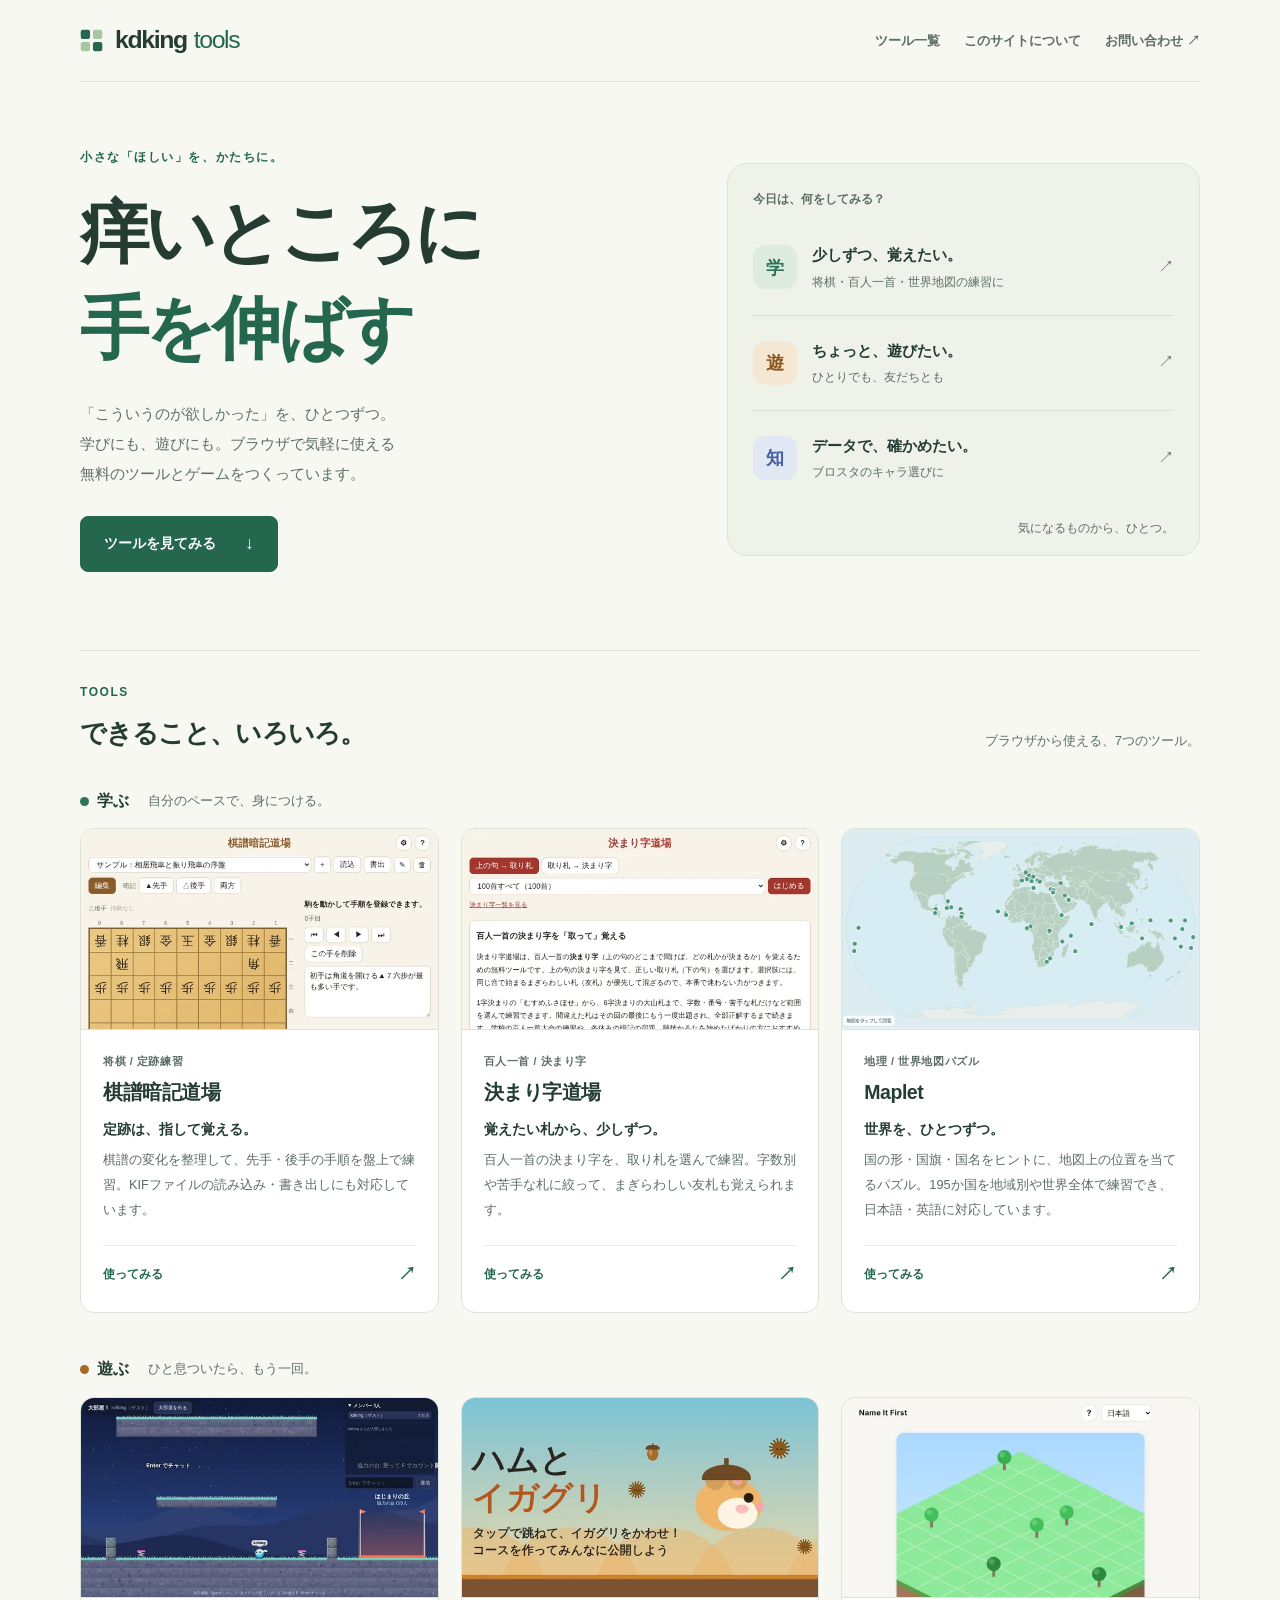
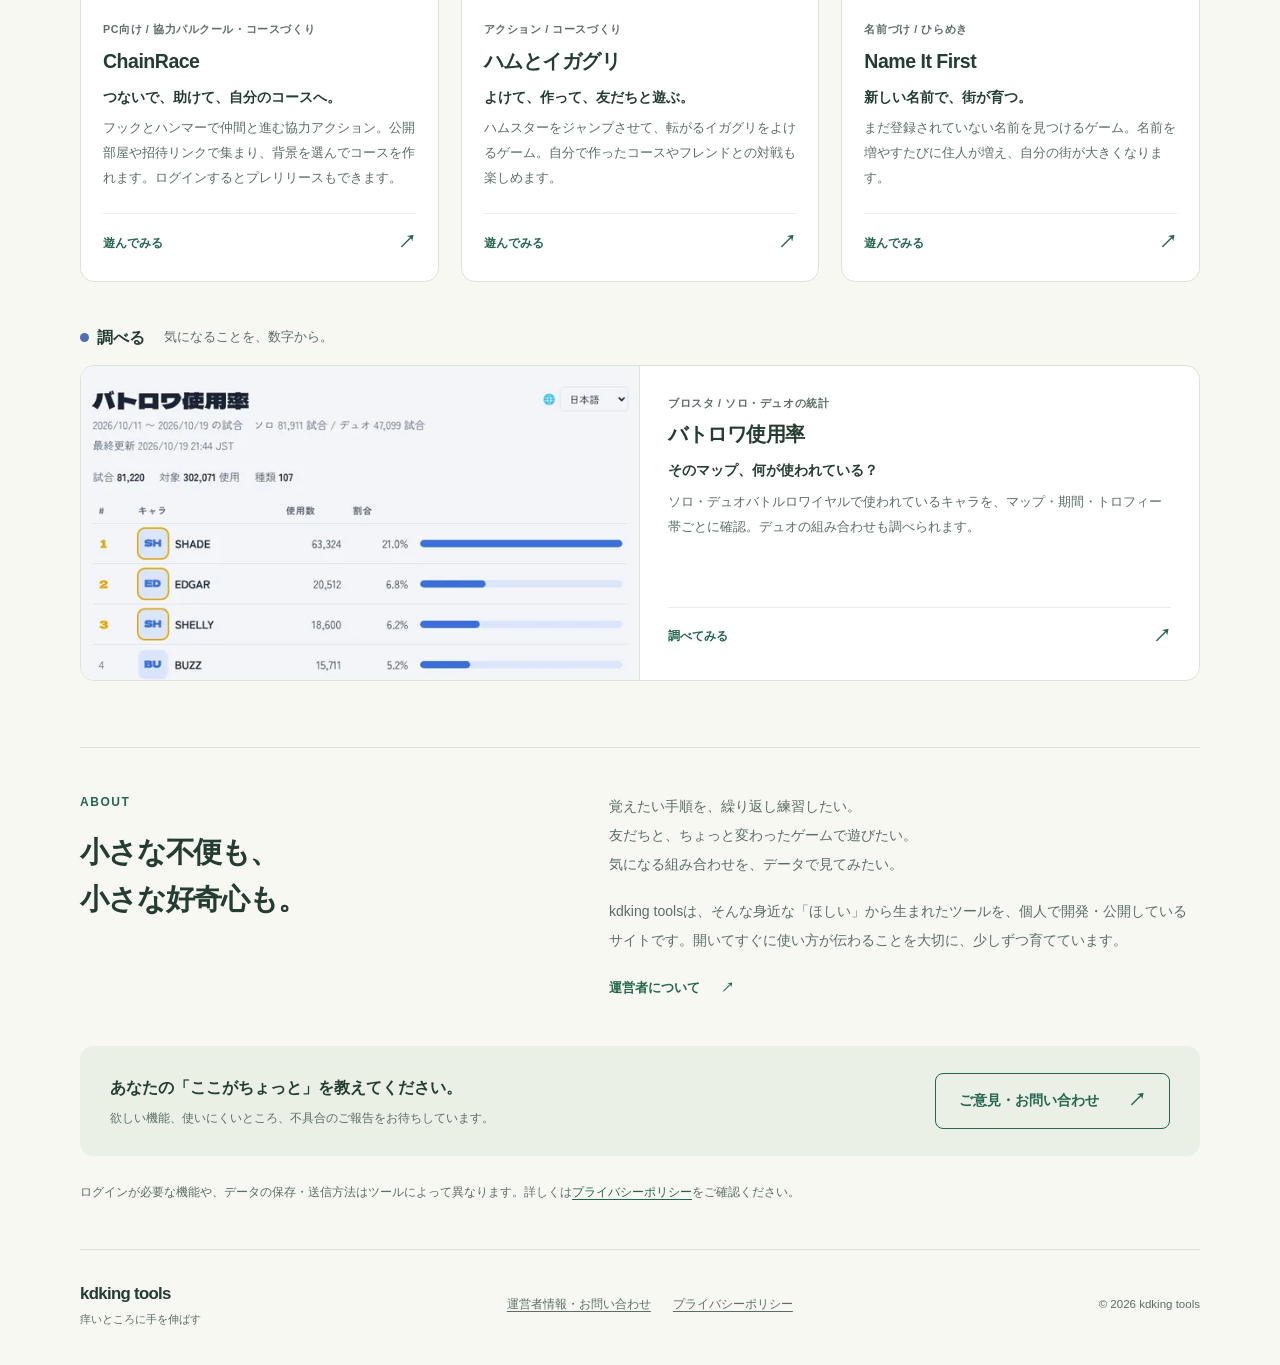
<file: index.html>
<!doctype html>
<html lang="ja">
<head>
<meta charset="utf-8">
<meta name="viewport" content="width=device-width, initial-scale=1">
<meta name="theme-color" content="#f7f8f2">
<title>痒いところに手を伸ばす｜kdking tools</title>
<meta name="description" content="痒いところに手を伸ばす。kdking toolsは、学び・遊び・調べものの小さな「こういうのが欲しかった」を形にする、無料Webツールとブラウザゲームのサイトです。将棋、百人一首、ゲーム、ブロスタの統計など、気になるものから使ってみてください。">
<link rel="canonical" href="https://kdking-tools.com/">
<link rel="icon" href="img/favicon.svg" type="image/svg+xml">
<meta property="og:type" content="website">
<meta property="og:site_name" content="kdking tools">
<meta property="og:locale" content="ja_JP">
<meta property="og:title" content="痒いところに手を伸ばす｜kdking tools">
<meta property="og:description" content="「こういうのが欲しかった」を、ひとつずつ。学びにも、遊びにも。ブラウザで気軽に使える無料のツールとゲームをつくっています。">
<meta property="og:url" content="https://kdking-tools.com/">
<link rel="stylesheet" href="style.css?v=3">
<script async src="https://pagead2.googlesyndication.com/pagead/js/adsbygoogle.js?client=ca-pub-5667454303064752"
     crossorigin="anonymous"></script>
</head>
<body>
<a class="skip-link" href="#main">本文へ移動</a>
<header class="site-header">
  <a class="logo" href="./" aria-label="kdking tools ホーム"><span class="brand-mark" aria-hidden="true"></span>kdking <span class="logo-tools">tools</span></a>
  <nav aria-label="メインナビゲーション">
    <a href="#tools">ツール一覧</a>
    <a href="#about">このサイトについて</a>
    <a href="about.html">お問い合わせ<span aria-hidden="true"> ↗</span></a>
  </nav>
</header>
<main id="main">
  <section class="hero" aria-labelledby="hero-title">
    <div class="hero-copy">
      <p class="eyebrow">小さな「ほしい」を、かたちに。</p>
      <h1 id="hero-title"><span>痒いところに</span><span class="hero-emphasis">手を伸ばす</span></h1>
      <p class="hero-description">「こういうのが欲しかった」を、ひとつずつ。<br>学びにも、遊びにも。ブラウザで気軽に使える<br class="desktop-break">無料のツールとゲームをつくっています。</p>
      <a class="button" href="#tools">ツールを見てみる <span aria-hidden="true">↓</span></a>
    </div>
    <nav class="purpose-nav" aria-label="目的からツールを探す">
      <p class="purpose-title">今日は、何をしてみる？</p>
      <a href="#learn"><span class="purpose-symbol learn-symbol" aria-hidden="true">学</span><span><strong>少しずつ、覚えたい。</strong><small>将棋・百人一首・世界地図の練習に</small></span><span class="purpose-arrow" aria-hidden="true">↗</span></a>
      <a href="#play"><span class="purpose-symbol play-symbol" aria-hidden="true">遊</span><span><strong>ちょっと、遊びたい。</strong><small>ひとりでも、友だちとも</small></span><span class="purpose-arrow" aria-hidden="true">↗</span></a>
      <a href="#explore"><span class="purpose-symbol explore-symbol" aria-hidden="true">知</span><span><strong>データで、確かめたい。</strong><small>ブロスタのキャラ選びに</small></span><span class="purpose-arrow" aria-hidden="true">↗</span></a>
      <p class="purpose-note">気になるものから、ひとつ。</p>
    </nav>
  </section>

  <section class="tool-catalog" id="tools" aria-labelledby="tools-title">
    <div class="section-heading">
      <div><p class="eyebrow">TOOLS</p><h2 id="tools-title">できること、いろいろ。</h2></div>
      <p>ブラウザから使える、7つのツール。</p>
    </div>

    <section class="tool-group" id="learn" aria-labelledby="learn-title">
      <div class="group-heading"><h3 id="learn-title"><span class="category-dot learn-dot" aria-hidden="true"></span>学ぶ</h3><p>自分のペースで、身につける。</p></div>
      <ul class="tools tools-learn">
        <li><a class="tool-card" href="https://kifu.kdking-tools.com/">
          <img src="img/kifu.webp" alt="" width="640" height="360" loading="lazy" decoding="async">
          <div class="tool-body"><p class="tool-kind">将棋 / 定跡練習</p><h4>棋譜暗記道場</h4><p class="tool-catch">定跡は、指して覚える。</p><p class="tool-description">棋譜の変化を整理して、先手・後手の手順を盤上で練習。KIFファイルの読み込み・書き出しにも対応しています。</p><span class="tool-link">使ってみる <span aria-hidden="true">↗</span></span></div>
        </a></li>
        <li><a class="tool-card" href="https://karuta.kdking-tools.com/">
          <img src="img/karuta.webp" alt="" width="640" height="360" loading="lazy" decoding="async">
          <div class="tool-body"><p class="tool-kind">百人一首 / 決まり字</p><h4>決まり字道場</h4><p class="tool-catch">覚えたい札から、少しずつ。</p><p class="tool-description">百人一首の決まり字を、取り札を選んで練習。字数別や苦手な札に絞って、まぎらわしい友札も覚えられます。</p><span class="tool-link">使ってみる <span aria-hidden="true">↗</span></span></div>
        </a></li>
        <li><a class="tool-card" href="https://maplet.kdking-tools.com/">
          <img src="img/maplet.png" alt="" width="960" height="530" loading="lazy" decoding="async">
          <div class="tool-body"><p class="tool-kind">地理 / 世界地図パズル</p><h4 lang="en">Maplet</h4><p class="tool-catch">世界を、ひとつずつ。</p><p class="tool-description">国の形・国旗・国名をヒントに、地図上の位置を当てるパズル。195か国を地域別や世界全体で練習でき、日本語・英語に対応しています。</p><span class="tool-link">使ってみる <span aria-hidden="true">↗</span></span></div>
        </a></li>
      </ul>
    </section>

    <section class="tool-group" id="play" aria-labelledby="play-title">
      <div class="group-heading"><h3 id="play-title"><span class="category-dot play-dot" aria-hidden="true"></span>遊ぶ</h3><p>ひと息ついたら、もう一回。</p></div>
      <ul class="tools tools-play">
        <li><a class="tool-card" href="https://chainrace.kdking-tools.com/">
          <img src="img/chainrace.webp" alt="" width="640" height="360" loading="lazy" decoding="async">
          <div class="tool-body"><p class="tool-kind">PC向け / 協力パルクール・コースづくり</p><h4 lang="en">ChainRace</h4><p class="tool-catch">つないで、助けて、自分のコースへ。</p><p class="tool-description">フックとハンマーで仲間と進む協力アクション。公開部屋や招待リンクで集まり、背景を選んでコースを作れます。ログインするとプレリリースもできます。</p><span class="tool-link">遊んでみる <span aria-hidden="true">↗</span></span></div>
        </a></li>
        <li><a class="tool-card" href="https://hamu.kdking-tools.com/">
          <img src="img/hamu.webp" alt="" width="640" height="360" loading="lazy" decoding="async">
          <div class="tool-body"><p class="tool-kind">アクション / コースづくり</p><h4>ハムとイガグリ</h4><p class="tool-catch">よけて、作って、友だちと遊ぶ。</p><p class="tool-description">ハムスターをジャンプさせて、転がるイガグリをよけるゲーム。自分で作ったコースやフレンドとの対戦も楽しめます。</p><span class="tool-link">遊んでみる <span aria-hidden="true">↗</span></span></div>
        </a></li>
        <li><a class="tool-card" href="https://nameit.kdking-tools.com/">
          <img src="img/nameit.webp" alt="" width="640" height="360" loading="lazy" decoding="async">
          <div class="tool-body"><p class="tool-kind">名前づけ / ひらめき</p><h4 lang="en">Name It First</h4><p class="tool-catch">新しい名前で、街が育つ。</p><p class="tool-description">まだ登録されていない名前を見つけるゲーム。名前を増やすたびに住人が増え、自分の街が大きくなります。</p><span class="tool-link">遊んでみる <span aria-hidden="true">↗</span></span></div>
        </a></li>
      </ul>
    </section>

    <section class="tool-group" id="explore" aria-labelledby="explore-title">
      <div class="group-heading"><h3 id="explore-title"><span class="category-dot explore-dot" aria-hidden="true"></span>調べる</h3><p>気になることを、数字から。</p></div>
      <ul class="tools tools-explore">
        <li><a class="tool-card tool-card-wide" href="https://brawl.kdking-tools.com/">
          <img src="img/brawl.webp" alt="" width="640" height="360" loading="lazy" decoding="async">
          <div class="tool-body"><p class="tool-kind">ブロスタ / ソロ・デュオの統計</p><h4>バトロワ使用率</h4><p class="tool-catch">そのマップ、何が使われている？</p><p class="tool-description">ソロ・デュオバトルロワイヤルで使われているキャラを、マップ・期間・トロフィー帯ごとに確認。デュオの組み合わせも調べられます。</p><span class="tool-link">調べてみる <span aria-hidden="true">↗</span></span></div>
        </a></li>
      </ul>
    </section>
  </section>

  <section class="about-section" id="about" aria-labelledby="about-title">
    <div class="about-intro"><p class="eyebrow">ABOUT</p><h2 id="about-title">小さな不便も、<br>小さな好奇心も。</h2></div>
    <div class="about-copy">
      <p>覚えたい手順を、繰り返し練習したい。<br>友だちと、ちょっと変わったゲームで遊びたい。<br>気になる組み合わせを、データで見てみたい。</p>
      <p>kdking toolsは、そんな身近な「ほしい」から生まれたツールを、個人で開発・公開しているサイトです。開いてすぐに使い方が伝わることを大切に、少しずつ育てています。</p>
      <a class="text-link" href="about.html">運営者について <span aria-hidden="true">↗</span></a>
    </div>
  </section>

  <aside class="feedback" aria-labelledby="feedback-title">
    <div><h2 id="feedback-title">あなたの「ここがちょっと」を教えてください。</h2><p>欲しい機能、使いにくいところ、不具合のご報告をお待ちしています。</p></div>
    <a class="button button-outline" href="about.html#contact">ご意見・お問い合わせ <span aria-hidden="true">↗</span></a>
  </aside>
  <p class="data-note">ログインが必要な機能や、データの保存・送信方法はツールによって異なります。詳しくは<a href="privacy.html">プライバシーポリシー</a>をご確認ください。</p>
</main>
<footer class="site-footer">
  <div><a class="footer-brand" href="./">kdking tools</a><p>痒いところに手を伸ばす</p></div>
  <nav aria-label="フッターナビゲーション"><a href="about.html">運営者情報・お問い合わせ</a><a href="privacy.html">プライバシーポリシー</a></nav>
  <small>© 2026 kdking tools</small>
</footer>
</body>
</html>
</file>
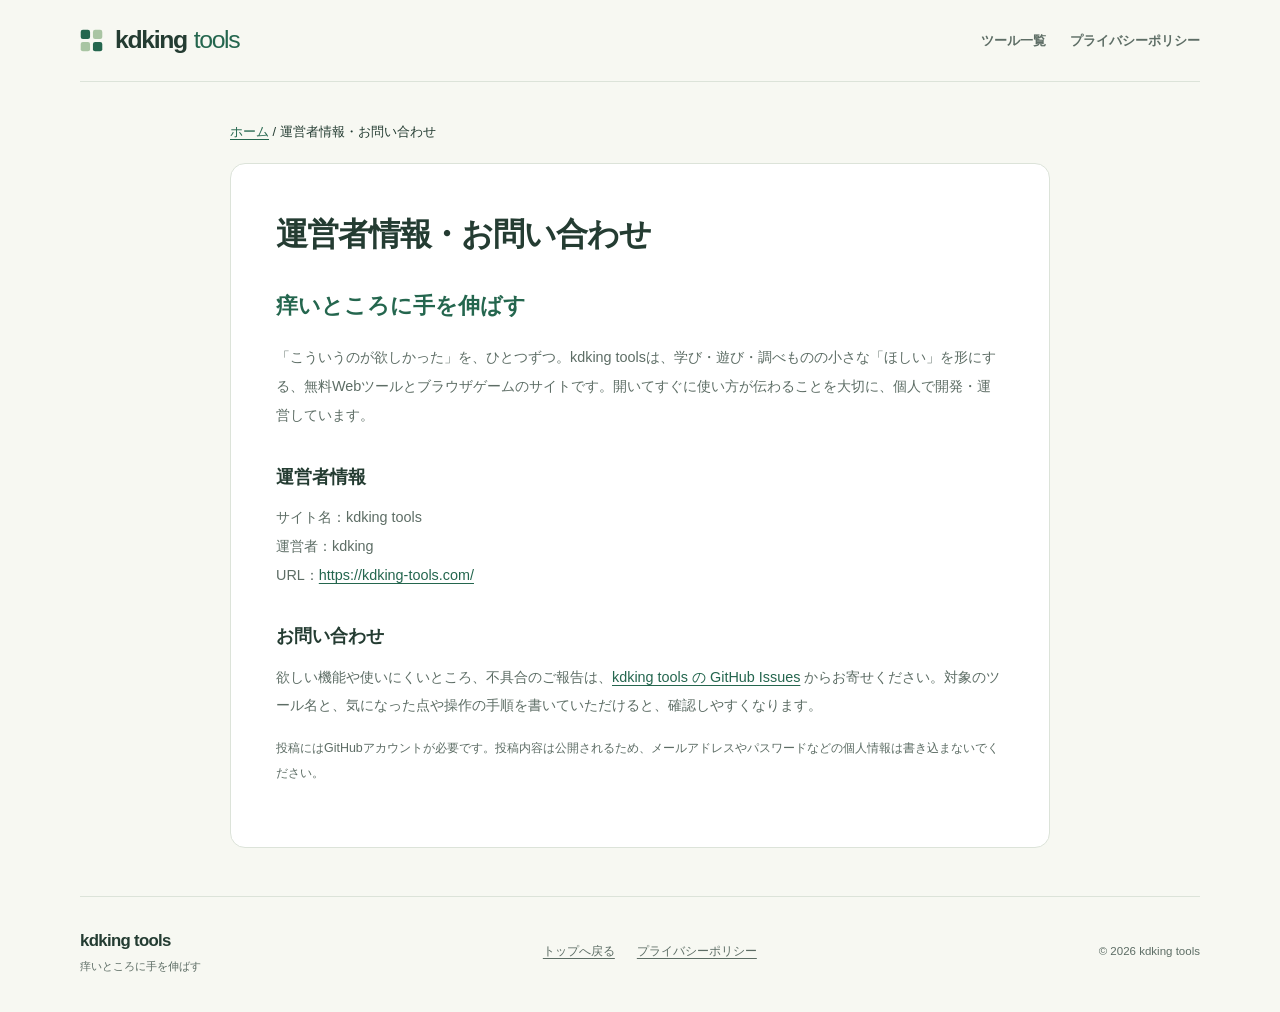
<file: about.html>
<!doctype html>
<html lang="ja">
<head>
<meta charset="utf-8">
<meta name="viewport" content="width=device-width, initial-scale=1">
<title>運営者情報・お問い合わせ｜kdking tools</title>
<meta name="description" content="「痒いところに手を伸ばす」を合言葉に、無料のWebツールとゲームをつくるkdking toolsの運営者情報・お問い合わせ先です。">
<link rel="canonical" href="https://kdking-tools.com/about.html">
<link rel="icon" href="img/favicon.svg" type="image/svg+xml">
<link rel="stylesheet" href="style.css?v=2">
<script async src="https://pagead2.googlesyndication.com/pagead/js/adsbygoogle.js?client=ca-pub-5667454303064752"
     crossorigin="anonymous"></script>
</head>
<body>
<a class="skip-link" href="#main">本文へ移動</a>
<header class="site-header"><a class="logo" href="./" aria-label="kdking tools ホーム"><span class="brand-mark" aria-hidden="true"></span>kdking <span class="logo-tools">tools</span></a><nav aria-label="メインナビゲーション"><a href="./#tools">ツール一覧</a><a href="privacy.html">プライバシーポリシー</a></nav></header>
<main class="document-main" id="main">
<p class="breadcrumb"><a href="./">ホーム</a> / 運営者情報・お問い合わせ</p>
<section class="panel">
<h1>運営者情報・お問い合わせ</h1>
<p class="brand-statement">痒いところに手を伸ばす</p>
<p>「こういうのが欲しかった」を、ひとつずつ。kdking toolsは、学び・遊び・調べものの小さな「ほしい」を形にする、無料Webツールとブラウザゲームのサイトです。開いてすぐに使い方が伝わることを大切に、個人で開発・運営しています。</p>
<h2>運営者情報</h2>
<p>サイト名：kdking tools<br>運営者：kdking<br>URL：<a href="https://kdking-tools.com/">https://kdking-tools.com/</a></p>
<h2 id="contact">お問い合わせ</h2>
<p>欲しい機能や使いにくいところ、不具合のご報告は、<a href="https://github.com/kodaka-yutaro/kdking-tools/issues" rel="noopener">kdking tools の GitHub Issues</a> からお寄せください。対象のツール名と、気になった点や操作の手順を書いていただけると、確認しやすくなります。</p>
<p class="contact-note">投稿にはGitHubアカウントが必要です。投稿内容は公開されるため、メールアドレスやパスワードなどの個人情報は書き込まないでください。</p>
</section>
</main>
<footer class="site-footer"><div><a class="footer-brand" href="./">kdking tools</a><p>痒いところに手を伸ばす</p></div><nav aria-label="フッターナビゲーション"><a href="./">トップへ戻る</a><a href="privacy.html">プライバシーポリシー</a></nav><small>© 2026 kdking tools</small></footer>
</body>
</html>
</file>
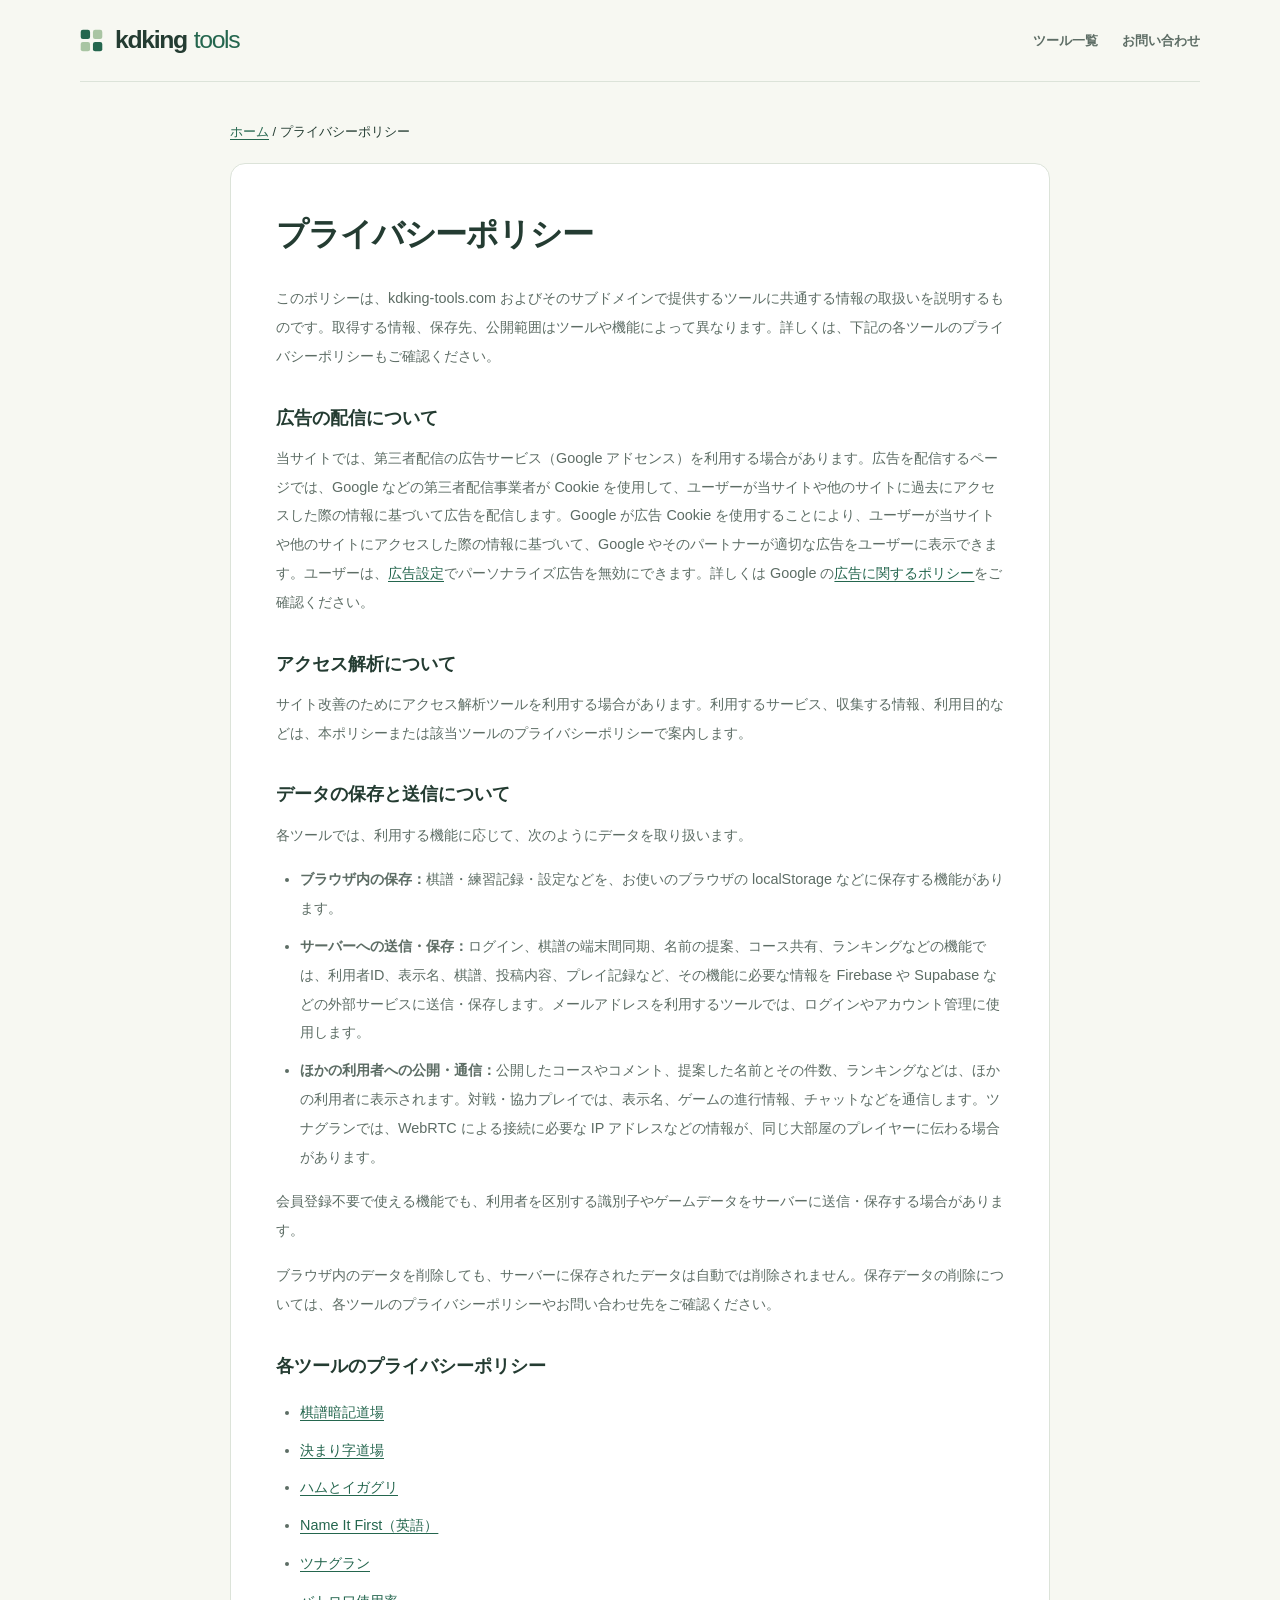
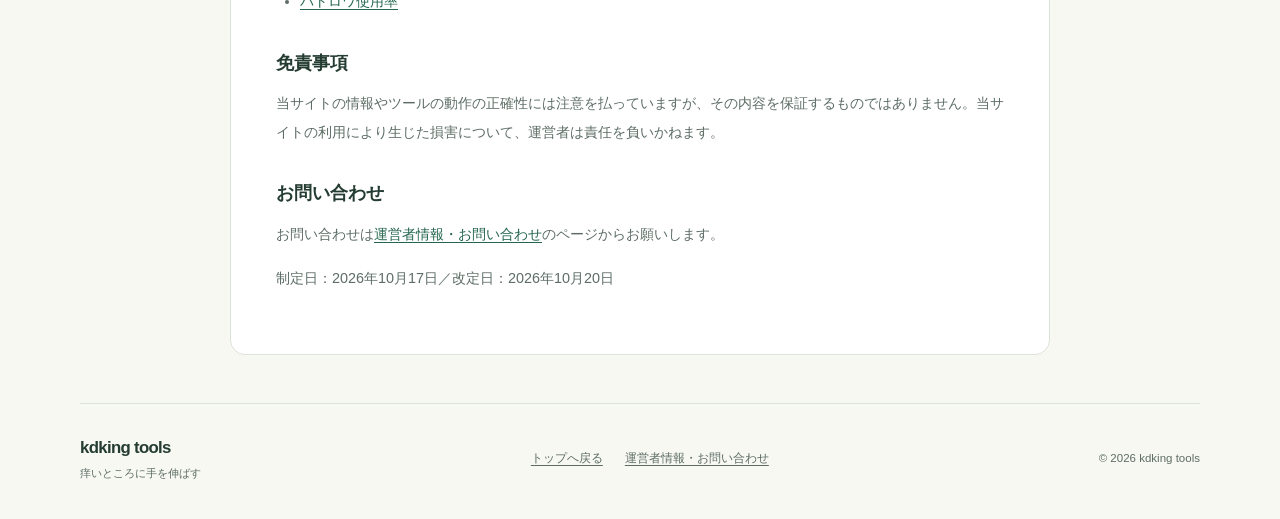
<file: privacy.html>
<!doctype html>
<html lang="ja">
<head>
<meta charset="utf-8">
<meta name="viewport" content="width=device-width, initial-scale=1">
<title>プライバシーポリシー｜kdking tools</title>
<link rel="canonical" href="https://kdking-tools.com/privacy.html">
<link rel="icon" href="img/favicon.svg" type="image/svg+xml">
<link rel="stylesheet" href="style.css?v=2">
<script async src="https://pagead2.googlesyndication.com/pagead/js/adsbygoogle.js?client=ca-pub-5667454303064752"
     crossorigin="anonymous"></script>
</head>
<body>
<a class="skip-link" href="#main">本文へ移動</a>
<header class="site-header"><a class="logo" href="./" aria-label="kdking tools ホーム"><span class="brand-mark" aria-hidden="true"></span>kdking <span class="logo-tools">tools</span></a><nav aria-label="メインナビゲーション"><a href="./#tools">ツール一覧</a><a href="about.html">お問い合わせ</a></nav></header>
<main class="document-main" id="main">
<p class="breadcrumb"><a href="./">ホーム</a> / プライバシーポリシー</p>
<section class="panel">
<h1>プライバシーポリシー</h1>
<p>このポリシーは、kdking-tools.com およびそのサブドメインで提供するツールに共通する情報の取扱いを説明するものです。取得する情報、保存先、公開範囲はツールや機能によって異なります。詳しくは、下記の各ツールのプライバシーポリシーもご確認ください。</p>
<h2>広告の配信について</h2>
<p>当サイトでは、第三者配信の広告サービス（Google アドセンス）を利用する場合があります。広告を配信するページでは、Google などの第三者配信事業者が Cookie を使用して、ユーザーが当サイトや他のサイトに過去にアクセスした際の情報に基づいて広告を配信します。Google が広告 Cookie を使用することにより、ユーザーが当サイトや他のサイトにアクセスした際の情報に基づいて、Google やそのパートナーが適切な広告をユーザーに表示できます。ユーザーは、<a href="https://www.google.com/settings/ads" rel="noopener">広告設定</a>でパーソナライズ広告を無効にできます。詳しくは Google の<a href="https://policies.google.com/technologies/ads?hl=ja" rel="noopener">広告に関するポリシー</a>をご確認ください。</p>
<h2>アクセス解析について</h2>
<p>サイト改善のためにアクセス解析ツールを利用する場合があります。利用するサービス、収集する情報、利用目的などは、本ポリシーまたは該当ツールのプライバシーポリシーで案内します。</p>
<h2>データの保存と送信について</h2>
<p>各ツールでは、利用する機能に応じて、次のようにデータを取り扱います。</p>
<ul>
  <li><strong>ブラウザ内の保存：</strong>棋譜・練習記録・設定などを、お使いのブラウザの localStorage などに保存する機能があります。</li>
  <li><strong>サーバーへの送信・保存：</strong>ログイン、棋譜の端末間同期、名前の提案、コース共有、ランキングなどの機能では、利用者ID、表示名、棋譜、投稿内容、プレイ記録など、その機能に必要な情報を Firebase や Supabase などの外部サービスに送信・保存します。メールアドレスを利用するツールでは、ログインやアカウント管理に使用します。</li>
  <li><strong>ほかの利用者への公開・通信：</strong>公開したコースやコメント、提案した名前とその件数、ランキングなどは、ほかの利用者に表示されます。対戦・協力プレイでは、表示名、ゲームの進行情報、チャットなどを通信します。ツナグランでは、WebRTC による接続に必要な IP アドレスなどの情報が、同じ大部屋のプレイヤーに伝わる場合があります。</li>
</ul>
<p>会員登録不要で使える機能でも、利用者を区別する識別子やゲームデータをサーバーに送信・保存する場合があります。</p>
<p>ブラウザ内のデータを削除しても、サーバーに保存されたデータは自動では削除されません。保存データの削除については、各ツールのプライバシーポリシーやお問い合わせ先をご確認ください。</p>
<h2>各ツールのプライバシーポリシー</h2>
<ul>
  <li><a href="https://kifu.kdking-tools.com/privacy.html">棋譜暗記道場</a></li>
  <li><a href="https://karuta.kdking-tools.com/privacy.html">決まり字道場</a></li>
  <li><a href="https://hamu.kdking-tools.com/privacy.html">ハムとイガグリ</a></li>
  <li><a href="https://nameit.kdking-tools.com/privacy.html">Name It First（英語）</a></li>
  <li><a href="https://chainrace.kdking-tools.com/privacy.html">ツナグラン</a></li>
  <li><a href="https://brawl.kdking-tools.com/privacy.html">バトロワ使用率</a></li>
</ul>
<h2>免責事項</h2>
<p>当サイトの情報やツールの動作の正確性には注意を払っていますが、その内容を保証するものではありません。当サイトの利用により生じた損害について、運営者は責任を負いかねます。</p>
<h2>お問い合わせ</h2>
<p>お問い合わせは<a href="about.html">運営者情報・お問い合わせ</a>のページからお願いします。</p>
<p>制定日：2026年10月17日／改定日：2026年10月20日</p>
</section>
</main>
<footer class="site-footer"><div><a class="footer-brand" href="./">kdking tools</a><p>痒いところに手を伸ばす</p></div><nav aria-label="フッターナビゲーション"><a href="./">トップへ戻る</a><a href="about.html">運営者情報・お問い合わせ</a></nav><small>© 2026 kdking tools</small></footer>
</body>
</html>
</file>
<file: style.css>
:root {
  color-scheme: light;
  --bg: #f7f8f2;
  --panel: #ffffff;
  --text: #243c32;
  --muted: #5d6d65;
  --accent: #24664e;
  --link: #24664e;
  --border: #dce3d9;
  --learn: #317357;
  --play: #a86b25;
  --explore: #506cb2;
}

* { box-sizing: border-box; }
html { background: var(--bg); scroll-behavior: smooth; scroll-padding-top: 28px; }
body { margin: 0; color: var(--text); font-family: -apple-system, BlinkMacSystemFont, "Hiragino Kaku Gothic ProN", "Hiragino Sans", "Yu Gothic", Meiryo, sans-serif; line-height: 1.8; -webkit-text-size-adjust: 100%; }
a { color: var(--link); text-underline-offset: .22em; }
a:hover { text-decoration-thickness: 2px; }
a:focus-visible { outline: 3px solid var(--accent); outline-offset: 5px; border-radius: 3px; }
img { max-width: 100%; }
header, main, .site-footer { width: min(1120px, calc(100% - 64px)); margin-inline: auto; }
.skip-link { position: absolute; left: 16px; top: 12px; z-index: 10; padding: 10px 16px; background: var(--text); color: white; transform: translateY(-180%); }
.skip-link:focus { transform: translateY(0); }

.site-header { display: flex; justify-content: space-between; align-items: center; gap: 24px; padding-block: 25px; border-bottom: 1px solid var(--border); }
.logo { display: inline-flex; align-items: center; gap: 7px; color: var(--text); font-size: 1.55rem; font-weight: 800; letter-spacing: -.055em; line-height: 1.25; text-decoration: none; white-space: nowrap; }
.logo-tools { color: var(--accent); font-weight: 500; }
.brand-mark { width: 23px; height: 23px; margin-right: 5px; flex: 0 0 23px; background: url("img/favicon.svg") center / contain no-repeat; }
.site-header nav { display: flex; flex-wrap: wrap; gap: 24px; }
.site-header nav a { color: var(--muted); font-size: .82rem; font-weight: 600; text-decoration: none; }
.site-header nav a:hover { color: var(--accent); text-decoration: underline; }

.hero { display: grid; grid-template-columns: 1.25fr 1fr; align-items: center; gap: 56px; padding-block: 65px 78px; }
.eyebrow { margin: 0 0 15px; color: var(--accent); font-size: .75rem; font-weight: 700; letter-spacing: .13em; }
.hero h1 { margin: 0; font-size: clamp(2.75rem, 5.4vw, 4.5rem); font-weight: 800; letter-spacing: -.055em; line-height: 1.4; }
.hero h1 > span { display: block; white-space: nowrap; }
.hero-emphasis { color: var(--accent); }
.hero-description { margin: 23px 0 27px; color: var(--muted); font-size: .93rem; line-height: 2; }
.button { display: inline-flex; justify-content: center; align-items: center; gap: 29px; min-height: 49px; padding: 11px 23px; border: 1px solid var(--accent); border-radius: 8px; background: var(--accent); color: #fff; font-size: .85rem; font-weight: 700; text-decoration: none; transition: background .18s, transform .18s; }
.button:hover { background: #194f3c; transform: translateY(-2px); }
.button > span { font-size: 1.1rem; }
.purpose-nav { padding: 24px 25px 17px; border: 1px solid var(--border); border-radius: 20px; background: #eef2e9; }
.purpose-title { margin: 0 0 10px; color: var(--muted); font-size: .78rem; font-weight: 600; }
.purpose-nav > a { display: flex; align-items: center; gap: 15px; padding: 21px 0; border-bottom: 1px solid #d8e0d2; color: var(--text); text-decoration: none; }
.purpose-nav > a:last-of-type { border-bottom: 0; }
.purpose-nav > a:hover strong { color: var(--accent); text-decoration: underline; text-underline-offset: .3em; }
.purpose-symbol { display: grid; place-items: center; flex: 0 0 44px; width: 44px; height: 44px; border-radius: 12px; font-size: 1.15rem; font-weight: 700; }
.learn-symbol { background: #deebdf; color: var(--learn); }
.play-symbol { background: #f4e8d4; color: #8b571d; }
.explore-symbol { background: #e2e8f3; color: #4660a0; }
.purpose-nav strong { display: block; font-size: .95rem; font-weight: 700; }
.purpose-nav small { display: block; margin-top: 3px; color: var(--muted); font-size: .76rem; }
.purpose-arrow { margin-left: auto; color: var(--muted); }
.purpose-note { margin: 12px 0 0; color: var(--muted); font-size: .73rem; text-align: right; }

.tool-catalog { padding-top: 31px; border-top: 1px solid var(--border); }
.section-heading { display: flex; align-items: end; justify-content: space-between; flex-wrap: wrap; gap: 12px 24px; margin-bottom: 30px; }
.section-heading .eyebrow { margin-bottom: 6px; }
.section-heading h2 { margin: 0; font-size: 1.65rem; letter-spacing: -.035em; }
.section-heading > p { margin: 0 0 5px; color: var(--muted); font-size: .82rem; }
.tool-group { margin-bottom: 42px; }
.group-heading { display: flex; align-items: center; gap: 19px; margin-bottom: 13px; }
.group-heading h3 { display: flex; align-items: center; gap: 8px; margin: 0; font-size: .98rem; }
.group-heading p { margin: 0; color: var(--muted); font-size: .79rem; }
.category-dot { width: 9px; height: 9px; border-radius: 50%; }
.learn-dot { background: var(--learn); }
.play-dot { background: var(--play); }
.explore-dot { background: var(--explore); }
.tools { display: grid; gap: 22px; margin: 0; padding: 0; list-style: none; }
.tools-learn { grid-template-columns: repeat(3, minmax(0, 1fr)); }
.tools-play { grid-template-columns: repeat(3, minmax(0, 1fr)); }
.tools li { min-width: 0; }
.tool-card { display: flex; flex-direction: column; height: 100%; overflow: hidden; border: 1px solid var(--border); border-radius: 14px; background: var(--panel); color: var(--text); text-decoration: none; transition: border-color .2s, box-shadow .2s, transform .2s; }
.tool-card:hover { border-color: #9aafa0; box-shadow: 0 8px 25px #243c320a; transform: translateY(-3px); }
.tool-card:focus-visible { outline-offset: 4px; border-radius: 14px; }
.tool-card img { display: block; width: 100%; height: auto; aspect-ratio: 16 / 9; object-fit: cover; background: #e9eee5; border-bottom: 1px solid var(--border); }
.tool-body { display: flex; flex: 1; flex-direction: column; align-items: flex-start; padding: 22px; }
.tool-kind { margin: 0 0 7px; color: var(--muted); font-size: .67rem; font-weight: 600; letter-spacing: .055em; }
.tool-card h4 { margin: 0; font-size: 1.22rem; line-height: 1.5; letter-spacing: -.025em; }
.tool-catch { margin: 9px 0 6px; font-size: .88rem; font-weight: 700; }
.tool-description { margin: 0 0 22px; color: var(--muted); font-size: .8rem; line-height: 1.95; }
.tool-link { display: flex; justify-content: space-between; align-items: center; width: 100%; margin-top: auto; padding-top: 13px; border-top: 1px solid #e9ede5; color: var(--accent); font-size: .77rem; font-weight: 700; }
.tool-link > span { font-size: 1.1rem; }
.tool-card-wide { display: grid; grid-template-columns: 1fr 1fr; align-items: stretch; }
.tool-card-wide img { align-self: center; border-bottom: 0; border-right: 1px solid var(--border); }
.tool-card-wide .tool-body { padding: 28px; }

.about-section { display: grid; grid-template-columns: 1fr 1.25fr; gap: 56px; margin-top: 66px; padding-block: 44px; border-top: 1px solid var(--border); }
.about-intro h2 { margin: 0; font-size: 1.8rem; line-height: 1.65; letter-spacing: -.04em; }
.about-copy { color: var(--muted); font-size: .88rem; line-height: 2.05; }
.about-copy p { margin: 0 0 18px; }
.text-link { font-size: .82rem; font-weight: 700; text-decoration: none; }
.text-link:hover { text-decoration: underline; }
.text-link span { margin-left: 17px; }
.feedback { display: flex; justify-content: space-between; align-items: center; gap: 24px; padding: 27px 30px; border-radius: 13px; background: #eaf0e5; }
.feedback h2 { margin: 0 0 5px; font-size: 1.02rem; }
.feedback p { margin: 0; color: var(--muted); font-size: .78rem; }
.button-outline { flex-shrink: 0; background: transparent; color: var(--accent); }
.button-outline:hover { background: var(--accent); color: white; }
.data-note { max-width: 800px; margin: 25px 0 45px; color: var(--muted); font-size: .73rem; line-height: 1.9; }

.site-footer { display: flex; align-items: center; justify-content: space-between; flex-wrap: wrap; gap: 22px 32px; padding-block: 29px 35px; border-top: 1px solid var(--border); }
.footer-brand { color: var(--text); font-size: 1.05rem; font-weight: 800; letter-spacing: -.04em; text-decoration: none; }
.site-footer p { margin: 1px 0 0; color: var(--muted); font-size: .69rem; }
.site-footer nav { display: flex; flex-wrap: wrap; gap: 13px 22px; }
.site-footer nav a, .site-footer small { color: var(--muted); font-size: .72rem; }

.document-main { max-width: 820px; padding-block: 38px 48px; }
.breadcrumb { margin: 0 0 20px; font-size: .8rem; }
.panel { padding: clamp(24px, 4vw, 45px); border: 1px solid var(--border); border-radius: 15px; background: var(--panel); overflow-wrap: anywhere; }
.panel h1 { margin: 0 0 24px; font-size: clamp(1.45rem, 3vw, 2rem); letter-spacing: -.035em; line-height: 1.6; }
.panel h2 { margin: 30px 0 10px; font-size: 1.15rem; }
.panel h3 { margin: 25px 0 8px; font-size: 1rem; }
.panel p, .panel li { color: var(--muted); font-size: .9rem; line-height: 2; }
.panel p { margin: 0 0 16px; }
.panel ul { padding-left: 1.5em; }
.panel li + li { margin-top: 9px; }
.panel .brand-statement { color: var(--accent); font-size: 1.35rem; font-weight: 700; }
.panel .contact-note { font-size: .78rem; }

@media (max-width: 960px) {
  .hero { gap: 30px; }
  .hero h1 { font-size: clamp(2.5rem, 5.4vw, 3.65rem); }
  .purpose-nav { padding-inline: 20px; }
  .purpose-nav > a { gap: 10px; }
  .purpose-symbol { flex-basis: 37px; width: 37px; height: 39px; }
  .purpose-nav strong { font-size: .85rem; }
  .purpose-nav small { font-size: .7rem; }
  .tools { gap: 17px; }
  .tool-body { padding: 19px; }
  .tools-learn, .tools-play { grid-template-columns: repeat(2, minmax(0, 1fr)); }
  .feedback { align-items: flex-start; flex-direction: column; gap: 17px; }
}

@media (max-width: 700px) {
  header, main, .site-footer { width: calc(100% - 40px); }
  .site-header { flex-wrap: wrap; gap: 17px; padding-block: 21px 18px; }
  .logo { font-size: 1.4rem; }
  .site-header nav { gap: 19px; }
  .site-header nav a { font-size: .73rem; }
  .hero { grid-template-columns: 1fr; gap: 32px; padding-block: 38px 45px; }
  .hero h1 { font-size: clamp(2.3rem, 10vw, 3.9rem); }
  .hero-description { font-size: .85rem; }
  .purpose-nav { padding: 18px 20px 15px; }
  .purpose-nav > a { padding-block: 15px; gap: 15px; }
  .purpose-nav strong { font-size: .92rem; }
  .purpose-nav small { font-size: .76rem; }
  .purpose-symbol { flex-basis: 42px; width: 42px; height: 42px; }
  .purpose-note { margin-top: 6px; }
  .section-heading { margin-bottom: 24px; }
  .section-heading h2 { font-size: 1.4rem; }
  .tool-group { margin-bottom: 32px; }
  .tools-learn, .tools-play { grid-template-columns: 1fr; }
  .tool-card-wide { display: flex; }
  .tool-card-wide img { border-right: 0; border-bottom: 1px solid var(--border); }
  .tool-body, .tool-card-wide .tool-body { padding: 21px; }
  .tool-description { font-size: .84rem; }
  .about-section { grid-template-columns: 1fr; gap: 22px; margin-top: 43px; padding-block: 32px; }
  .about-intro h2 { font-size: 1.6rem; }
  .about-copy { font-size: .85rem; }
  .feedback { padding: 23px; }
  .feedback h2 { font-size: .98rem; }
  .feedback .button { gap: 20px; }
  .data-note { margin-bottom: 32px; }
  .site-footer { align-items: flex-start; flex-direction: column; gap: 18px; }
}

@media (max-width: 370px) {
  header, main, .site-footer { width: calc(100% - 32px); }
  .hero h1 { font-size: 2.2rem; }
  .desktop-break { display: none; }
  .site-header nav { column-gap: 13px; }
  .group-heading { gap: 12px; }
  .group-heading p { font-size: .73rem; }
  .purpose-nav { padding-inline: 16px; }
  .purpose-nav > a { gap: 10px; }
  .purpose-nav strong { font-size: .84rem; }
}

@media (prefers-reduced-motion: reduce) {
  html { scroll-behavior: auto; }
  .button, .tool-card { transition: none; }
  .button:hover, .tool-card:hover { transform: none; }
}
</file>
